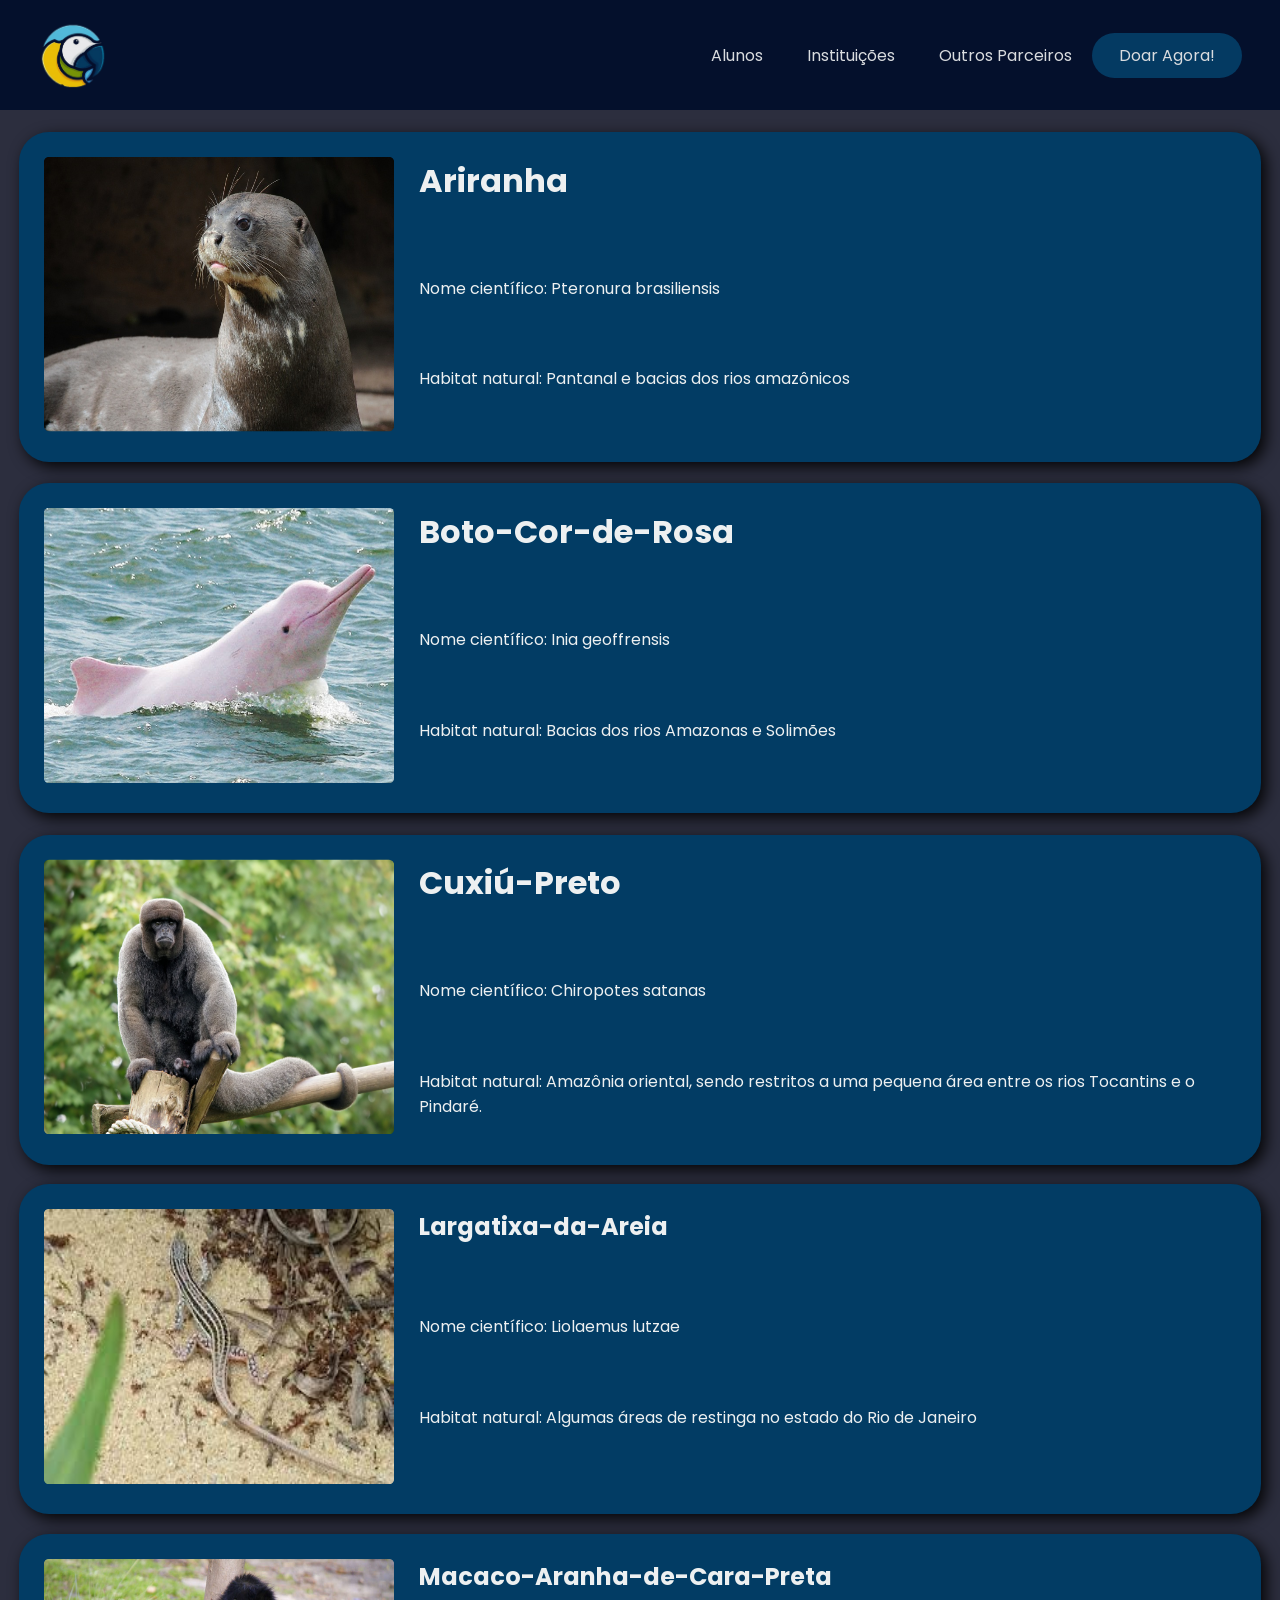
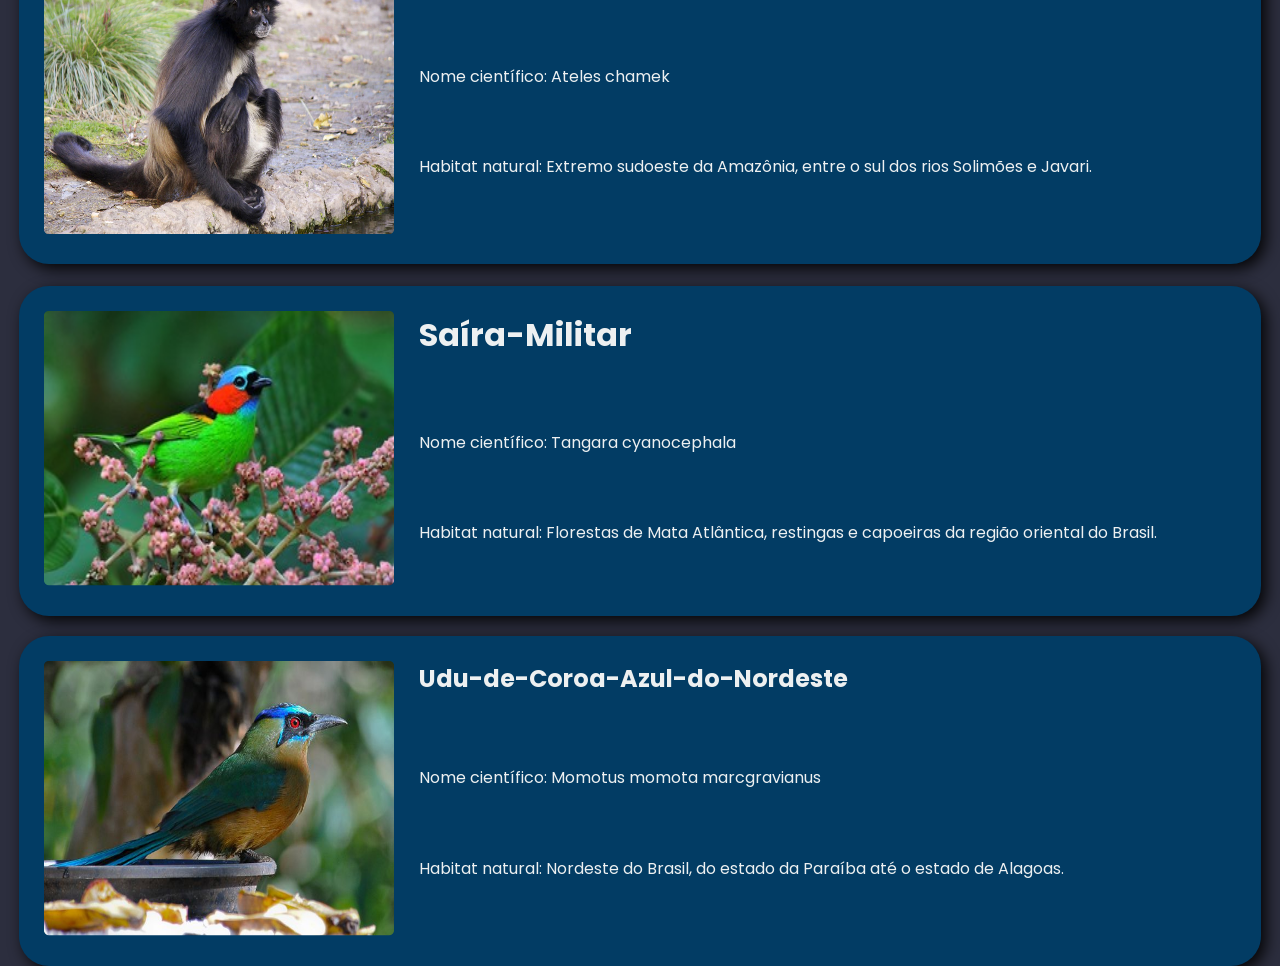
<file: index.html>
<!DOCTYPE html>
<html lang="pt-br">
    <head>
        <meta charset="UTF-8">
        <meta http-equiv="X-UA-Compatible" content="IE=edge">
        <meta name="viewport" content="width=device-width, initial-scale=1.0">
        <link rel="stylesheet" href="estilos.css">
        <title>Fauna Extinta</title> <link rel="sortcut icon" type="image/png" href="imagens/logo_cortado.png">

    </head>
    
<body>
    <header> 
        <img class="logo" src="imagens\logo_cortado.png">
        
        <nav>
            <ul class="nav_links">
            <li><a href="quemsomos.html">Alunos</a></li>
            <li><a href="https://blog.usthemp.com/ongs-de-resgate-animal/">Instituições</a></li>
            <li><a href="404.html">Outros Parceiros</a></li>
            </ul>
        </nav>

        <a href=""><button>Doar Agora!</button></a>

    </header>
    <div >
        <div class="borda">
            <img class="imagem_pequena" src="imagens/Ariranha.jpg">
            <h1 class="texto_pequeno">Ariranha</h1>
            <p class="descricao">Nome científico: Pteronura brasiliensis</p>
            <p class="descricao">Habitat natural: Pantanal e bacias dos rios amazônicos</p>
        </div>

        <div class="borda">
                <img class="imagem_pequena" src="imagens/boto.jpg">
                <h1 class="texto_pequeno">Boto-Cor-de-Rosa</h1>
                <p class="descricao">Nome científico: Inia geoffrensis</p>
                <p class="descricao">Habitat natural: Bacias dos rios Amazonas e Solimões</p>
        </div>

    <div  class="borda">
                <img class="imagem_pequena" src="imagens/cuxiu.jpg">
                <h1 class="texto_pequeno">Cuxiú-Preto</h1>
                <p class="descricao">Nome científico: Chiropotes satanas</p>
                <p class="descricao">Habitat natural: Amazônia oriental, sendo restritos a uma pequena área entre os rios Tocantins e o Pindaré.</p>
        </div>

    <div  class="borda">
                <img class="imagem_pequena" src="imagens/lagartixa.jfif">
                <h2 class="texto_pequeno">Largatixa-da-Areia</h2>
                <p class="descricao">Nome científico: Liolaemus lutzae</p>
                <p class="descricao">Habitat natural: Algumas áreas de restinga no estado do Rio de Janeiro</p>
        </div>

    <div class="borda">
                <img class="imagem_pequena" src="imagens/macaco.jpg">
                <h2 class="texto_pequeno">Macaco-Aranha-de-Cara-Preta</h2>
                <p class="descricao">Nome científico: Ateles chamek</p>
                <p class="descricao">Habitat natural:  Extremo sudoeste da Amazônia, entre o sul dos rios Solimões e Javari.</p>
        </div>

        <div class="borda">
            <img class="imagem_pequena" src="imagens/saira.jpg">
            <h1 class="texto_pequeno"> Saíra-Militar</h1>
            <p class="descricao">Nome científico: Tangara cyanocephala</p>
            <p class="descricao">Habitat natural: Florestas de Mata Atlântica, restingas e capoeiras da região oriental do Brasil.</p>
        </div>    

        <div class="borda">
            <img class="imagem_pequena" src="imagens/udu.jpg">
            <h2 class="texto_pequeno">Udu-de-Coroa-Azul-do-Nordeste</h2>
            <p class="descricao">Nome científico: Momotus momota marcgravianus</p>
            <p class="descricao">Habitat natural: Nordeste do Brasil, do estado da Paraíba até o estado de Alagoas.</p>
    </div>








        
    </div>
</body>
</html>
</file>
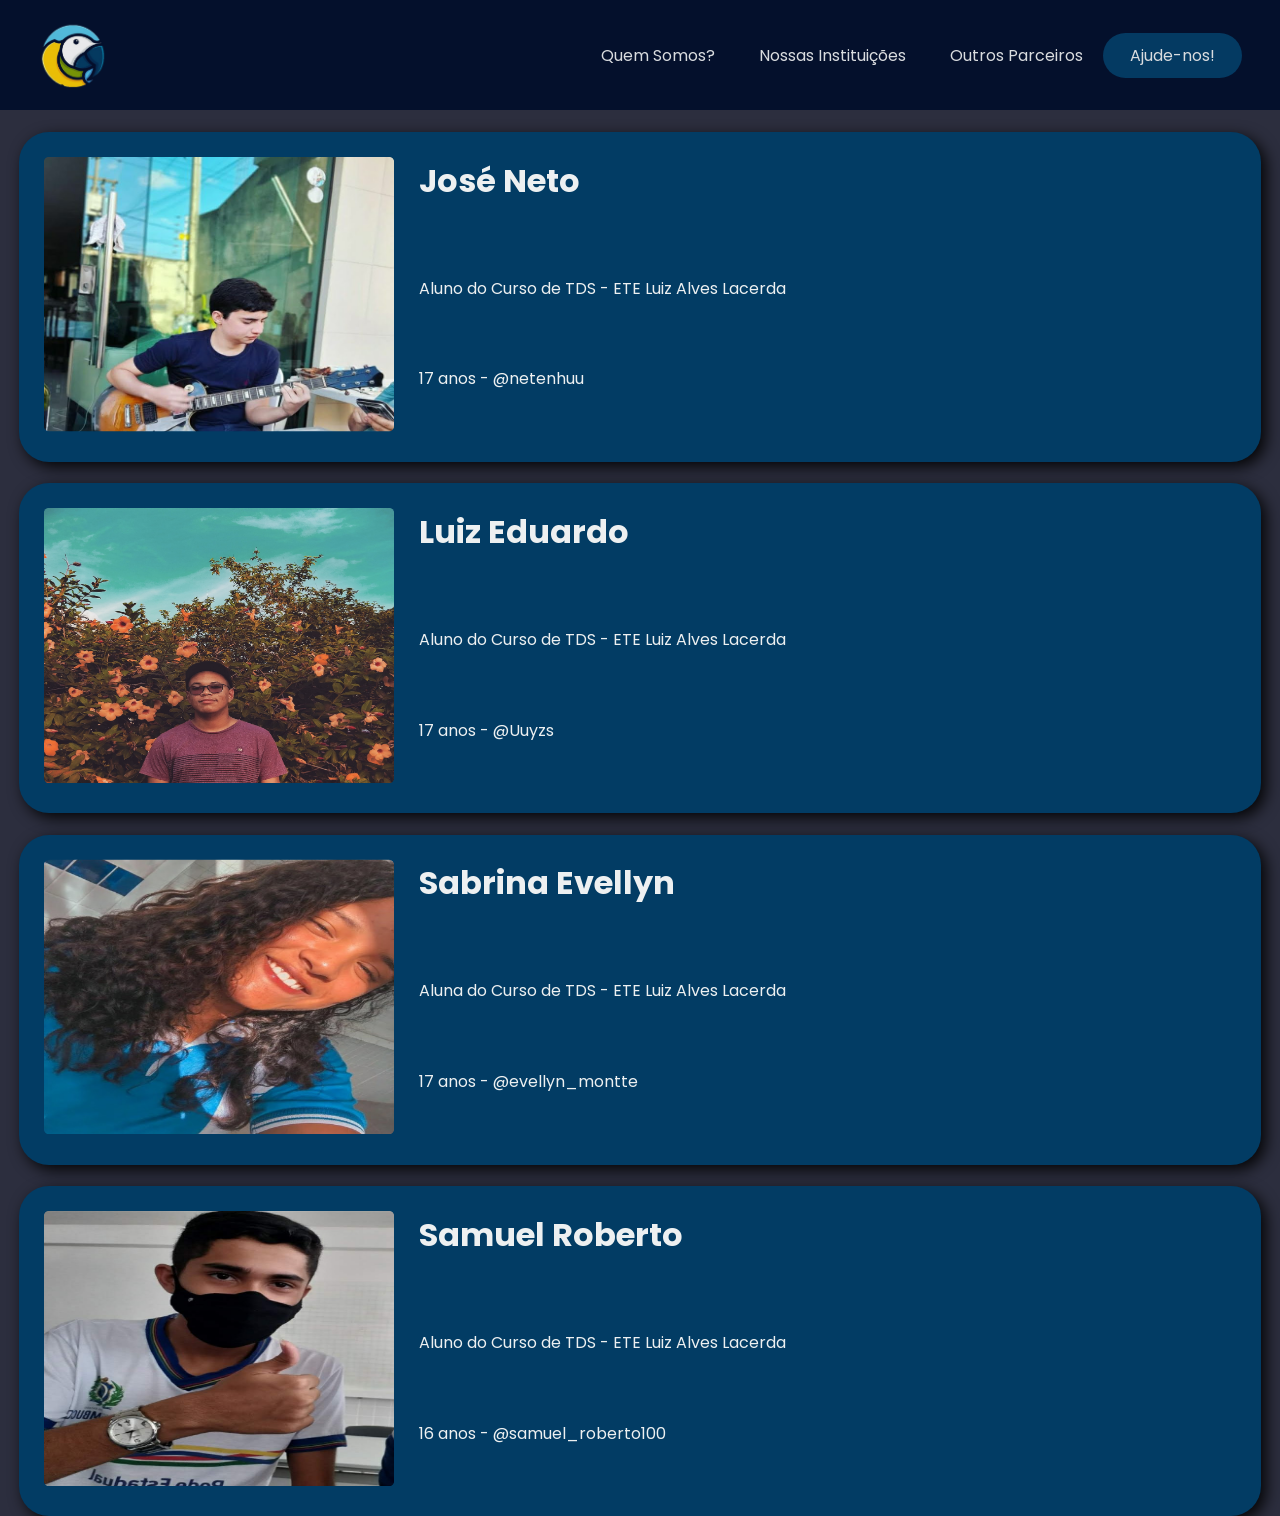
<file: quemsomos.html>
<!DOCTYPE html>
<html lang="pt-br">
    <head>
        <meta charset="UTF-8">
        <meta http-equiv="X-UA-Compatible" content="IE=edge">
        <meta name="viewport" content="width=device-width, initial-scale=1.0">
        <link rel="stylesheet" href="estilos.css">
        <title>Fauna Extinta</title> <link rel="sortcut icon" type="image/png" href="imagens/logo_cortado.png">

    </head>
    
<body>
    <header> 
        <img class="logo" src="imagens\logo_cortado.png">
        
        <nav>
            <ul class="nav_links">
            <li><a href="">Quem Somos?</a></li>
            <li><a href="404.html">Nossas Instituições</a></li>
            <li><a href="404.html">Outros Parceiros</a></li>
            </ul>
        </nav>

        <a href="404.html"><button>Ajude-nos!</button></a>

    </header>

    <div >
        <div class="borda">
            <img class="imagem_pequena" src="imagens/neto.jpg">
            <h1 class="texto_pequeno">José Neto</h1>
            <p class="descricao">Aluno do Curso de TDS - ETE Luiz Alves Lacerda</p>
            <p class="descricao">17 anos - <a href="https://www.instagram.com/netenhuu/">@netenhuu</p></a>
        </div>

        <div class="borda">
                <img class="imagem_pequena" src="imagens/eduardo.jpg">
                <h1 class="texto_pequeno">Luiz Eduardo</h1>
                <p class="descricao">Aluno do Curso de TDS - ETE Luiz Alves Lacerda</p>
                <p class="descricao">17 anos - <a href="https://www.instagram.com/uuyzs/">@Uuyzs</p></a>
        </div>

    <div  class="borda">
                <img class="imagem_pequena" src="imagens/sabrina.jpg">
                <h1 class="texto_pequeno">Sabrina Evellyn</h1>
                <p class="descricao">Aluna do Curso de TDS - ETE Luiz Alves Lacerda</p>
                <p class="descricao">17 anos - <a href="https://www.instagram.com/evellyn_montte/">@evellyn_montte</p></a>
        </div>

    <div  class="borda">
                <img class="imagem_pequena" src="imagens/samuel.jpg">
                <h1 class="texto_pequeno">Samuel Roberto</h1>
                <p class="descricao">Aluno do Curso de TDS - ETE Luiz Alves Lacerda</p>
                <p class="descricao">16 anos - <a href="https://www.instagram.com/samuel_roberto100/">@samuel_roberto100</p></a>
        </div>

</body>
</html>
</file>
<file: estilos.css>
@import url('https://fonts.googleapis.com/css2?family=Poppins:wght@500&family=Roboto:ital,wght@1,500&display=swap');

@media screen and (max-width: 1200mpx){
    div{
        float:left;
        
    }
    }
    .imagem_pequena{
        width: 350px;
        height: 275px;
        float: left;
        padding: 2% 2%;
        border-radius: 30px;
    }
    
    
    .borda{
        width: 97%;
        height: 330px;
        border-radius: 30px;
        background-color:#023c64;
        box-shadow: 5px 5px 15px rgba(0,0,0,0.9);   
        margin-left: auto;
        margin-right: auto;  
    }
    
    p{
        font-family: 'Poppins', sans-serif;
        text-decoration: none;
        color:black ;
        font-size: 20px;
        padding: 2% 3%;
    }
    
    .texto_pequeno{
        padding: 2% 2%;
    }
    

@media screen and (max-width: 600px){
    
    .descricao{
        font-size: 18px; 
    }

    .nav_links{
        display: none;
    }

    .imagem_pequena{
        width: 320px;
        padding: 2% 2%;
        border-radius: 30px;
    }
    
    .borda{
        width: 335px;
        height: 600px;
        border-radius: 30px;
        background-color:#023c64;
        margin-left: auto; 
        margin-right: auto;
        box-shadow: 5px 5px 15px rgba(0,0,0,0.9);     
    }
    
    p{
        font-family: 'Poppins', sans-serif;
        text-decoration: none;
        color:black ;
        font-size: 20px;
    }
}

@media screen and (max-width: 400px){
    .imagem_pequena{
        width: 320px;
        height: 200px;
        padding: 2% 2%;
        border-radius: 30px;
        
        display: flex;
        margin-left: 3px
    }
    
    .nav_links{
        display: none;
    }
    
    .borda{
        width: 340px;
        height: 550px;
        background-color:#023c64;
        margin-left: auto; 
        margin-right: auto;
        box-shadow: 5px 5px 15px rgba(0,0,0,0.9);    
    }
    
    p{
        font-family: 'Poppins', sans-serif;
        text-decoration: none;
        color:black ;
        font-size: 20px;
    }
}


body, html{
    height: 960px;
    margin: 0;
    background-color:#2c2e3e;
}

header{
    display: flex;
    justify-content: flex-end;
    align-items: center;
    text-decoration: none;
    padding: 20px 3%;
    background-color: #000e2b;
    opacity: 90%;
    position: sticky;
    top: 0;
}

.logo {
    cursor: pointer;
    width: 70px;
    margin-right: auto;
    background: none;
}

.nav_links{
    list-style: none;
}

.nav_links li{
    display:inline-block;
    padding: 2px 20px;
}

li, a, button, p{
    font-family: 'Poppins', sans-serif;
    text-decoration: none;
    color: #edf0f1;
    font-size: 16px;
}

button {
    padding: 8px 25px;
    border-radius: 50px;
    border-color: transparent;
    background-color: #013c66;
    transition: 0.3s ease 0s;
    cursor: pointer;
}

button:hover{
    background-color: #327baf;
}

h1, h2{
    font-family: 'Poppins', sans-serif;
    color: #edf0f1;
    text-decoration: none;
}
</file>
